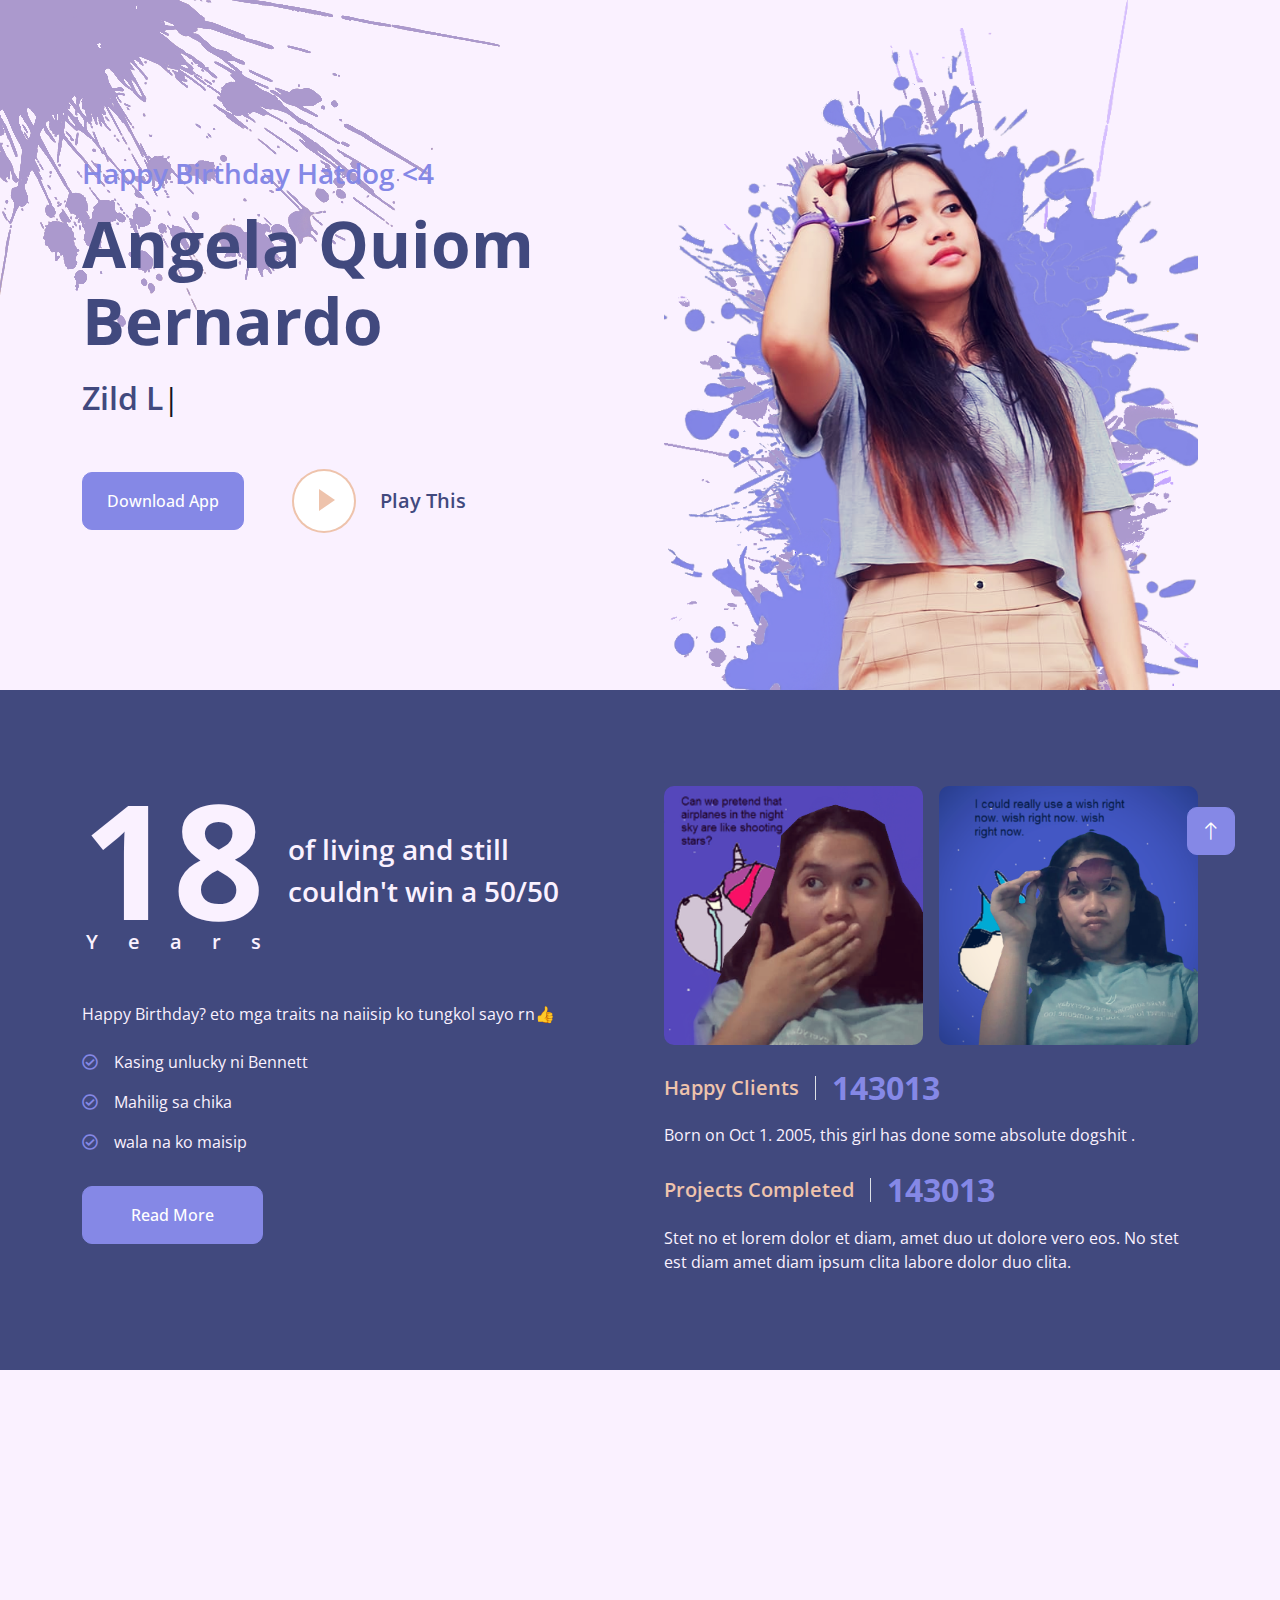
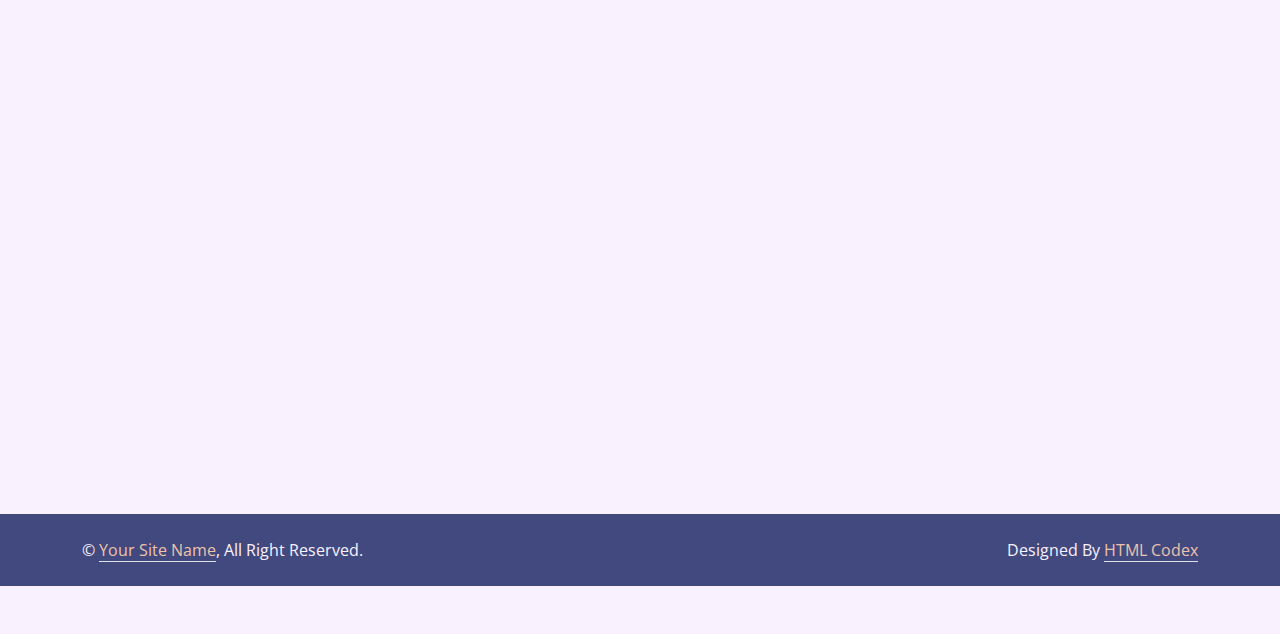
<file: index.html>
<!DOCTYPE html>
<html lang="en">

<head>
    <meta charset="utf-8">
    <title>J-Day - Personal Birthday Present</title>
    <meta content="width=device-width, initial-scale=1.0" name="viewport">
    <meta content="" name="keywords">
    <meta content="" name="description">

    <!-- Favicon -->
    <link href="img/favicon.ico" rel="icon">

    <!-- Google Web Fonts -->
    <link rel="preconnect" href="https://fonts.googleapis.com">
    <link rel="preconnect" href="https://fonts.gstatic.com" crossorigin>
    <link href="https://fonts.googleapis.com/css2?family=Open+Sans:wght@400;500;600;700;800&display=swap" rel="stylesheet"> 

    <!-- Icon Font Stylesheet -->
    <link href="https://cdnjs.cloudflare.com/ajax/libs/font-awesome/5.10.0/css/all.min.css" rel="stylesheet">
    <link href="https://cdn.jsdelivr.net/npm/bootstrap-icons@1.4.1/font/bootstrap-icons.css" rel="stylesheet">

    <!-- Libraries Stylesheet -->
    <link href="lib/animate/animate.min.css" rel="stylesheet">
    <link href="lib/lightbox/css/lightbox.min.css" rel="stylesheet">
    <link href="lib/owlcarousel/assets/owl.carousel.min.css" rel="stylesheet">

    <!-- Customized Bootstrap Stylesheet -->
    <link href="css/bootstrap.min.css" rel="stylesheet">

    <!-- Template Stylesheet -->
    <link href="css/style.css" rel="stylesheet">
</head>

<body data-bs-spy="scroll" data-bs-target=".navbar" data-bs-offset="51">
    <!-- Spinner Start -->
    <div id="spinner" class="show bg-white position-fixed translate-middle w-100 vh-100 top-50 start-50 d-flex align-items-center justify-content-center">
        <div class="spinner-border text-primary" style="width: 3rem; height: 3rem;" role="status">
            <span class="sr-only">Loading...</span>
        </div>
    </div>
    <!-- Spinner End -->


    <!-- Navbar Start -->
    <nav class="navbar navbar-expand-lg bg-white navbar-light fixed-top shadow py-lg-0 px-4 px-lg-5 wow fadeIn" data-wow-delay="0.1s">
        <a href="index.html" class="navbar-brand d-block d-lg-none">
            <h1 class="text-primary fw-bold m-0">J-Day</h1>
        </a>
        <button type="button" class="navbar-toggler" data-bs-toggle="collapse" data-bs-target="#navbarCollapse">
            <span class="navbar-toggler-icon"></span>
        </button>
        <div class="collapse navbar-collapse justify-content-between py-4 py-lg-0" id="navbarCollapse">
            <div class="navbar-nav ms-auto py-0">
                <a href="#home" class="nav-item nav-link active">Home</a>
                <a href="#about" class="nav-item nav-link">About</a>
                <a href="#skill" class="nav-item nav-link">Skills</a>
                <a href="#service" class="nav-item nav-link">Services</a>
            </div>
            <a href="index.html" class="navbar-brand bg-primary py-3 px-4 mx-3 d-none d-lg-block">
                <h1 class="text-title fw-bold m-0">J-Day</h1>
            </a>
            <div class="navbar-nav me-auto py-0">
                <a href="#project" class="nav-item nav-link">Projects</a>
                <a href="#team" class="nav-item nav-link">Team</a>
                <a href="#testimonial" class="nav-item nav-link">Testimonial</a>
                <a href="#contact" class="nav-item nav-link">Contact</a>
            </div>
        </div>
    </nav>
    <!-- Navbar End -->


    <!-- Header Start -->
    <div class="container-fluid bg-light mt-0" id="home">
        <div class="container">
            <div class="row g-5 align-items-center">
                <div class="col-lg-6 py-6 pb-0 pt-lg-0">
                    <h3 class="text-primary mb-3">Happy Birthday Hatdog &lt;4 </h3>
                    <h1 class="display-3 mb-3">Angela Quiom Bernardo</h1>
                    <h2 class="typed-text-output d-inline"></h2>
                    <div class="typed-text d-none">Zild Lover, Genshin Enthusiast, Actual Lover, Chronically Inpain, Penguin Lover</div>
                    <div class="d-flex align-items-center pt-5">
                        <a href="" class="btn btn-primary py-3 px-4 me-5" download>Download App</a>
                        <button type="button" class="btn-play" data-bs-toggle="modal"
                            data-src="https://open.spotify.com/embed/track/2Gy7qnDwt8Z3MNxqat4CsK?utm_source=generator" data-bs-target="#videoModal">
                            <span></span>
                        </button>
                        <h5 class="ms-4 mb-0 d-none d-sm-block">Play This</h5>
                    </div>
                </div>
                <div class="col-lg-6">
                    <img class="img-fluid" src="img/profile.png" alt="">
                </div>
            </div>
        </div>
    </div>
    <!-- Header End -->


    <!-- Video Modal Start -->
    <div class="modal modal-video fade" id="videoModal" tabindex="-1" aria-labelledby="exampleModalLabel" aria-hidden="true">
        <div class="modal-dialog">
            <div class="modal-content rounded-0">
                <div class="modal-header">
                    <h3 class="modal-title" id="exampleModalLabel">Youtube Video Title</h3>
                    <button type="button" class="btn-close" data-bs-dismiss="modal" aria-label="Close"></button>
                </div>
                <div class="modal-body">
                    <!-- 16:9 aspect ratio -->
                    <div class="ratio ratio-16x9">
                        <iframe class="embed-responsive-item" src="" id="video" allowfullscreen allowscriptaccess="always"
                            allow="autoplay"></iframe>
                    </div>
                </div>
            </div>
        </div>
    </div>
    <!-- Video Modal End -->


    <!-- About Start -->
    <div class="container-xxl py-6 text-white" style="background-color: var(--bs-purple);" id="about">
        <div class="container">
            <div class="row g-5">
                <div class="col-lg-6 wow fadeInUp" data-wow-delay="0.1s">
                    <div class="d-flex align-items-center mb-5">
                        <div class="years flex-shrink-0 text-center me-4">
                            <h1 class="display-1 mb-0 text-white">18</h1>
                            <h5 class="mb-0 text-white">Years</h5>
                        </div>
                        <h3 class="lh-base mb-0 text-white">of living and still couldn't win a 50/50</h3>
                    </div>
                    <p class="mb-4">Happy Birthday? eto mga traits na naiisip ko tungkol sayo rn👍</p>
                    <p class="mb-3"><i class="far fa-check-circle text-primary me-3"></i>Kasing unlucky ni Bennett</p>
                    <p class="mb-3"><i class="far fa-check-circle text-primary me-3"></i>Mahilig sa chika</p>
                    <p class="mb-3"><i class="far fa-check-circle text-primary me-3"></i>wala na ko maisip</p>
                    <a class="btn btn-primary py-3 px-5 mt-3" href="">Read More</a>
                </div>
                <div class="col-lg-6 wow fadeInUp" data-wow-delay="0.5s">
                    <div class="row g-3 mb-4">
                        <div class="col-sm-6">
                            <img class="img-fluid rounded" src="img/about-1.jpg" alt="">
                        </div>
                        <div class="col-sm-6">
                            <img class="img-fluid rounded" src="img/about-2.jpg" alt="">
                        </div>
                    </div>
                    <div class="d-flex align-items-center mb-3">
                        <h5 class="border-end pe-3 me-3 mb-0 text-secondary">Happy Clients</h5>
                        <h2 class="text-primary fw-bold mb-0" data-toggle="counter-up">143013</h2>
                    </div>
                    <p class="mb-4">Born on Oct 1. 2005, this girl has done some absolute dogshit .</p>
                    <div class="d-flex align-items-center mb-3">
                        <h5 class="border-end pe-3 me-3 mb-0 text-secondary ">Projects Completed</h5>
                        <h2 class="text-primary fw-bold mb-0" data-toggle="counter-up">143013</h2>
                    </div>
                    <p class="mb-0">Stet no et lorem dolor et diam, amet duo ut dolore vero eos. No stet est diam amet diam ipsum clita labore dolor duo clita.</p>
                </div>
            </div>
        </div>
    </div>
    <!-- About End -->


    <!-- Expertise Start -->
    <div class="container-xxl py-6 pb-5" id="skill">
        <div class="container">
            <div class="row g-5">
                <div class="col-lg-6 wow fadeInUp" data-wow-delay="0.1s">
                    <h1 class="display-5 mb-5">Hobbies & Personality</h1>
                    <p class="mb-4">Born on Oct 1. 2005, Jelai grew to become someone I (personally) admire. Here is my rating on who she is as a person</p>
                    <h3 class="mb-4">Her Personality</h3>
                    <div class="row align-items-center">
                        <div class="col-md-6">
                            <div class="skill mb-4">
                                <div class="d-flex justify-content-between">
                                    <p class="font-weight-bold">CHIKA CHIKA</p>
                                    <p class="font-weight-bold">40%</p>
                                </div>
                                <div class="progress">
                                    <div class="progress-bar bg-primary" role="progressbar" aria-valuenow="40" aria-valuemin="0" aria-valuemax="100"></div>
                                </div>
                            </div>
                            <div class="skill mb-4">
                                <div class="d-flex justify-content-between">
                                    <p class="font-weight-bold">Maturity</p>
                                    <p class="font-weight-bold">75%</p>
                                </div>
                                <div class="progress">
                                    <div class="progress-bar bg-warning" role="progressbar" aria-valuenow="75" aria-valuemin="0" aria-valuemax="100"></div>
                                </div>
                            </div>
                            <div class="skill mb-4">
                                <div class="d-flex justify-content-between">
                                    <p class="font-weight-bold">Loyalty</p>
                                    <p class="font-weight-bold">110%</p>
                                </div>
                                <div class="progress">
                                    <div class="progress-bar bg-danger" role="progressbar" aria-valuenow="110" aria-valuemin="0" aria-valuemax="110"></div>
                                </div>
                            </div>
                        </div>
                        <div class="col-md-6">
                            <div class="skill mb-4">
                                <div class="d-flex justify-content-between">
                                    <p class="font-weight-bold">Rizz</p>
                                    <p class="font-weight-bold">40%</p>
                                </div>
                                <div class="progress">
                                    <div class="progress-bar bg-danger" role="progressbar" aria-valuenow="40" aria-valuemin="0" aria-valuemax="100"></div>
                                </div>
                            </div>
                            <div class="skill mb-4">
                                <div class="d-flex justify-content-between">
                                    <p class="font-weight-bold">Humor</p>
                                    <p class="font-weight-bold">69%</p>
                                </div>
                                <div class="progress">
                                    <div class="progress-bar bg-dark" role="progressbar" aria-valuenow="69" aria-valuemin="0" aria-valuemax="100"></div>
                                </div>
                            </div>
                            <div class="skill mb-4">
                                <div class="d-flex justify-content-between">
                                    <p class="font-weight-bold">Empathy</p>
                                    <p class="font-weight-bold">70%</p>
                                </div>
                                <div class="progress">
                                    <div class="progress-bar bg-info" role="progressbar" aria-valuenow="85" aria-valuemin="0" aria-valuemax="100"></div>
                                </div>
                            </div>
                        </div>
                    </div>
                </div>
                <div class="col-lg-6 wow fadeInUp" data-wow-delay="0.5s">
                    <ul class="nav nav-pills rounded border border-2 border-primary mb-5">
                        <li class="nav-item w-50">
                            <button class="nav-link w-100 py-3 fs-5 active" data-bs-toggle="pill" href="#tab-1">Traits</button>
                        </li>
                        <li class="nav-item w-50">
                            <button class="nav-link w-100 py-3 fs-5" data-bs-toggle="pill" href="#tab-2">Hobbies</button>
                        </li>
                    </ul>
                    <div class="tab-content">
                        <div id="tab-1" class="tab-pane fade show p-0 active">
                            <div class="row gy-5 gx-4">
                                <div class="col-sm-6">
                                    <h5>Hilig mag HAHAHAHAHAAA</h5>
                                    <hr class="text-primary my-2">
                                    <p class="text-primary mb-1">6/10</p>
                                    <p class="mb-0">nakakatakot pag caps lock naiimagine ko laki ng buka ng bibig</p>
                                </div>
                                <div class="col-sm-6">
                                    <h5>Hilig din magmura</h5>
                                    <hr class="text-primary my-2">
                                    <p class="text-primary mb-1">9/10</p>
                                    <p class="mb-0">nagsimula ako magmura dahil sayo </p>
                                </div>
                                <div class="col-sm-6">
                                    <h5>Sobra sa selos</h5>
                                    <hr class="text-primary my-2">
                                    <p class="text-primary mb-1">-*/10</p>
                                    <p class="mb-0">gusto ko din magmahal ng ganyan kalakas</p>
                                </div>
                                <div class="col-sm-6">
                                    <h5>Di religious</h5>
                                    <hr class="text-primary my-2">
                                    <p class="text-primary mb-1">-100000 ligtas points/10</p>
                                    <p class="mb-0">bad influence talga tayo sa isa't isa</p>
                                </div>
                            </div>
                        </div>
                        <div id="tab-2" class="tab-pane fade show p-0">
                            <div class="row gy-5 gx-4">
                                <div class="col-sm-6">
                                    <h5>Miraculous Watcher</h5>
                                    <hr class="text-primary my-2">
                                    <p class="mb-0">confusng talaga lovelife no?</p>
                                </div>
                                <div class="col-sm-6">
                                    <h5>Genshin player</h5>
                                    <hr class="text-primary my-2">
                                    <p class="mb-0">nasusunog na si Bennett di mo tulungan</p>
                                </div>
                                <div class="col-sm-6">
                                    <h5>Manga stuff</h5>
                                    <hr class="text-primary my-2">
                                    <p class="mb-0">di na yata nagbabasa hahahaha</p>
                                </div>
                                <div class="col-sm-6">
                                    <h5>BL</h5>
                                    <hr class="text-primary my-2">
                                    <p class="mb-0">!!!</p>
                                </div>
                            </div>
                        </div>
                    </div>
                </div>
            </div>
        </div>
    </div>
    <!-- Expertise End -->


    <!-- Service Start -->
    <div class="container-fluid bg-light my-5 py-6" style="background-color: var(--bs-trimary);" id="service">
        <div class="container">
            <div class="row g-5 mb-5 wow fadeInUp" data-wow-delay="0.1s">
                <div class="col-lg-6">
                    <h1 class="display-5 mb-0">My Services</h1>
                </div>
                <div class="col-lg-6 text-lg-end">
                    <a class="btn btn-primary py-3 px-5" href="">Hire Me</a>
                </div>
            </div>
            <div class="row g-4">
                <div class="col-lg-6 wow fadeInUp" data-wow-delay="0.1s">
                    <div class="service-item d-flex flex-column flex-sm-row bg-white rounded h-100 p-4 p-lg-5">
                        <div class="bg-icon flex-shrink-0 mb-3">
                            <i class="fa fa-crop-alt fa-2x text-dark"></i>
                        </div>
                        <div class="ms-sm-4">
                            <h4 class="mb-3">Creative Design</h4>
                            <p class="mb-3">Start from <span class="text-primary">$199</span></p>
                            <span>Stet lorem dolor diam amet vero eos. No stet est diam amet diam ipsum. Clita dolor duo clita sit sed sit dolor eos.</span>
                        </div>
                    </div>
                </div>
                <div class="col-lg-6 wow fadeInUp" data-wow-delay="0.3s">
                    <div class="service-item d-flex flex-column flex-sm-row bg-white rounded h-100 p-4 p-lg-5">
                        <div class="bg-icon flex-shrink-0 mb-3">
                            <i class="fa fa-code-branch fa-2x text-dark"></i>
                        </div>
                        <div class="ms-sm-4">
                            <h4 class="mb-3">Graphic Design</h4>
                            <p class="mb-3">Start from <span class="text-primary">$199</span></p>
                            <span>Stet lorem dolor diam amet vero eos. No stet est diam amet diam ipsum. Clita dolor duo clita sit sed sit dolor eos.</span>
                        </div>
                    </div>
                </div>
                <div class="col-lg-6 wow fadeInUp" data-wow-delay="0.1s">
                    <div class="service-item d-flex flex-column flex-sm-row bg-white rounded h-100 p-4 p-lg-5">
                        <div class="bg-icon flex-shrink-0 mb-3">
                            <i class="fa fa-code fa-2x text-dark"></i>
                        </div>
                        <div class="ms-sm-4">
                            <h4 class="mb-3">Web Design</h4>
                            <p class="mb-3">Start from <span class="text-primary">$199</span></p>
                            <span>Stet lorem dolor diam amet vero eos. No stet est diam amet diam ipsum. Clita dolor duo clita sit sed sit dolor eos.</span>
                        </div>
                    </div>
                </div>
                <div class="col-lg-6 wow fadeInUp" data-wow-delay="0.3s">
                    <div class="service-item d-flex flex-column flex-sm-row bg-white rounded h-100 p-4 p-lg-5">
                        <div class="bg-icon flex-shrink-0 mb-3">
                            <i class="fa fa-laptop-code fa-2x text-dark"></i>
                        </div>
                        <div class="ms-sm-4">
                            <h4 class="mb-3">UI/UX Design</h4>
                            <p class="mb-3">Start from <span class="text-primary">$199</span></p>
                            <span>Stet lorem dolor diam amet vero eos. No stet est diam amet diam ipsum. Clita dolor duo clita sit sed sit dolor eos.</span>
                        </div>
                    </div>
                </div>
            </div>
        </div>
    </div>
    <!-- Service End -->


    <!-- Projects Start -->
    <div class="container-xxl py-6 pt-5" id="project">
        <div class="container">
            <div class="row g-5 mb-5 align-items-center wow fadeInUp" data-wow-delay="0.1s">
                <div class="col-lg-6">
                    <h1 class="display-5 mb-0">Gallery</h1>
                </div>
                <div class="col-lg-6 text-lg-end">
                    <ul class="list-inline mx-n3 mb-0" id="portfolio-flters">
                        <li class="mx-3 active" data-filter="*">All Photos</li>
                        <li class="mx-3" data-filter=".first">Mukha</li>
                        <li class="mx-3" data-filter=".second">Artworks</li>
                        <li class="mx-3" data-filter=".third">Artworks</li>
                    </ul>
                </div>
            </div>
            <div class="row g-4 portfolio-container wow fadeInUp" data-wow-delay="0.1s">
                <div class="col-lg-4 col-md-6 portfolio-item first">
                    <div class="portfolio-img rounded overflow-hidden shadow">
                        <img class="img-fluid" src="img/project-1.jpg" alt="">
                        <div class="portfolio-btn">
                            <a class="btn btn-lg-square btn-outline-secondary border-2 mx-1" href="img/project-1.jpg" data-lightbox="portfolio"><i class="fa fa-eye"></i></a>
                            <a class="btn btn-lg-square btn-outline-secondary border-2 mx-1" href="https://www.facebook.com/photo.php?fbid=1072049676993315&set=pb.100025648783803.-2207520000.&type=3"><i class="fa fa-link"></i></a>
                        </div>
                    </div>
                </div>
                <div class="col-lg-4 col-md-6 portfolio-item third first">
                    <div class="portfolio-img rounded overflow-hidden shadow">
                        <img class="img-fluid" src="img/project-2.jpg" alt="">
                        <div class="portfolio-btn">
                            <a class="btn btn-lg-square btn-outline-secondary border-2 mx-1" href="img/project-2.jpg" data-lightbox="portfolio"><i class="fa fa-eye"></i></a>
                            <a class="btn btn-lg-square btn-outline-secondary border-2 mx-1" href="https://twitter.com/Rrrrielle/status/1688205564348956673"><i class="fa fa-link"></i></a>
                        </div>
                    </div>
                </div>
                <div class="col-lg-4 col-md-6 portfolio-item first">
                    <div class="portfolio-img rounded overflow-hidden shadow">
                        <img class="img-fluid" src="img/project-3.jpg" alt="">
                        <div class="portfolio-btn">
                            <a class="btn btn-lg-square btn-outline-secondary border-2 mx-1" href="img/project-3.jpg" data-lightbox="portfolio"><i class="fa fa-eye"></i></a>
                            <a class="btn btn-lg-square btn-outline-secondary border-2 mx-1" href="https://twitter.com/Rrrrielle/status/1663542042721673220/photo/1"><i class="fa fa-link"></i></a>
                        </div>
                    </div>
                </div>
                <div class="col-lg-4 col-md-6 portfolio-item second">
                    <div class="portfolio-img rounded overflow-hidden shadow">
                        <img class="img-fluid" src="img/project-4.jpg" alt="">
                        <div class="portfolio-btn">
                            <a class="btn btn-lg-square btn-outline-secondary border-2 mx-1" href="img/project-4.jpg" data-lightbox="portfolio"><i class="fa fa-eye"></i></a>
                            <a class="btn btn-lg-square btn-outline-secondary border-2 mx-1" href="https://twitter.com/Rrrrielle/status/1664273406488100867/photo/1"><i class="fa fa-link"></i></a>
                        </div>
                    </div>
                </div>
                <div class="col-lg-4 col-md-6 portfolio-item second">
                    <div class="portfolio-img rounded overflow-hidden shadow">
                        <img class="img-fluid" src="img/project-5.jpg" alt="">
                        <div class="portfolio-btn">
                            <a class="btn btn-lg-square btn-outline-secondary border-2 mx-1" href="img/project-5.jpg" data-lightbox="portfolio"><i class="fa fa-eye"></i></a>
                            <a class="btn btn-lg-square btn-outline-secondary border-2 mx-1" href="https://twitter.com/Rrrrielle/status/1564119007489171457/photo/1"><i class="fa fa-link"></i></a>
                        </div>
                    </div>
                </div>
                <div class="col-lg-4 col-md-6 portfolio-item second">
                    <div class="portfolio-img rounded overflow-hidden shadow">
                        <img class="img-fluid" src="img/project-6.jpg" alt="">
                        <div class="portfolio-btn">
                            <a class="btn btn-lg-square btn-outline-secondary border-2 mx-1" href="img/project-6.jpg" data-lightbox="portfolio"><i class="fa fa-eye"></i></a>
                            <a class="btn btn-lg-square btn-outline-secondary border-2 mx-1" href="https://twitter.com/Rrrrielle/status/1564119007489171457/photo/1"><i class="fa fa-link"></i></a>
                        </div>
                    </div>
                </div>
                <div class="col-lg-4 col-md-6 portfolio-item second">
                    <div class="portfolio-img rounded overflow-hidden shadow">
                        <img class="img-fluid" src="img/project-7.jpg" alt="">
                        <div class="portfolio-btn">
                            <a class="btn btn-lg-square btn-outline-secondary border-2 mx-1" href="img/project-7.jpg" data-lightbox="portfolio"><i class="fa fa-eye"></i></a>
                            <a class="btn btn-lg-square btn-outline-secondary border-2 mx-1" href="https://twitter.com/Rrrrielle/status/1666438195423350784/photo/1"><i class="fa fa-link"></i></a>
                        </div>
                    </div>
                </div>
                <div class="col-lg-4 col-md-6 portfolio-item second">
                    <div class="portfolio-img rounded overflow-hidden shadow">
                        <img class="img-fluid" src="img/project-8.jpg" alt="">
                        <div class="portfolio-btn">
                            <a class="btn btn-lg-square btn-outline-secondary border-2 mx-1" href="img/project-8.jpg" data-lightbox="portfolio"><i class="fa fa-eye"></i></a>
                            <a class="btn btn-lg-square btn-outline-secondary border-2 mx-1" href="https://twitter.com/Rrrrielle/status/1564118794921857024/photo/1"><i class="fa fa-link"></i></a>
                        </div>
                    </div>
                </div>
            </div>
        </div>
    </div>
    <!-- Projects End -->


    <!-- Team Start -->
    <div class="container-xxl py-6 pb-5" style="background-color: var(--bs-purple);" id="team">
        <div class="container">
            <div class="row g-5 mb-5 wow fadeInUp" data-wow-delay="0.1s">
                <div class="col-lg-6">
                    <h1 class="display-5 mb-0 text-white">Team Members</h1>
                </div>
                <div class="col-lg-6 text-lg-end">
                    <a class="btn btn-primary py-3 px-5" href="">Contact Us</a>
                </div>
            </div>
            <div class="row g-4">
                <div class="col-lg-4 col-md-6 wow fadeInUp" data-wow-delay="0.1s">
                    <div class="team-item position-relative">
                        <img class="img-fluid rounded" src="img/team-1.jpg" alt="">
                        <div class="team-text bg-white rounded-end p-4">
                            <div>
                                <h5>Full Name</h5>
                                <span>Designer</span>
                            </div>
                            <i class="fa fa-arrow-right fa-2x text-primary"></i>
                        </div>
                    </div>
                </div>
                <div class="col-lg-4 col-md-6 wow fadeInUp" data-wow-delay="0.3s">
                    <div class="team-item position-relative">
                        <img class="img-fluid rounded" src="img/team-2.jpg" alt="">
                        <div class="team-text bg-white rounded-end p-4">
                            <div>
                                <h5>Full Name</h5>
                                <span>Designer</span>
                            </div>
                            <i class="fa fa-arrow-right fa-2x text-primary"></i>
                        </div>
                    </div>
                </div>
                <div class="col-lg-4 col-md-6 wow fadeInUp" data-wow-delay="0.5s">
                    <div class="team-item position-relative">
                        <img class="img-fluid rounded" src="img/team-3.jpg" alt="">
                        <div class="team-text bg-white rounded-end p-4">
                            <div>
                                <h5>Full Name</h5>
                                <span>Designer</span>
                            </div>
                            <i class="fa fa-arrow-right fa-2x text-primary"></i>
                        </div>
                    </div>
                </div>
            </div>
        </div>
    </div>
    <!-- Team End -->


    <!-- Testimonial Start -->
    <div class="container-fluid bg-light py-5 my-5" id="testimonial">
        <div class="container-fluid py-5">
            <h1 class="display-5 text-center mb-5 wow fadeInUp" data-wow-delay="0.1s">Quotes</h1>
            <div class="row justify-content-center">
                <div class="col-lg-3 d-none d-lg-block">
                    <div class="testimonial-left h-100">
                        <img class="img-fluid wow fadeIn" data-wow-delay="0.1s" src="img/testimonial-1.jpg" alt="">
                        <img class="img-fluid wow fadeIn" data-wow-delay="0.3s" src="img/testimonial-2.jpg" alt="">
                        <img class="img-fluid wow fadeIn" data-wow-delay="0.5s" src="img/testimonial-3.jpg" alt="">
                    </div>
                </div>
                <div class="col-lg-6 wow fadeInUp" data-wow-delay="0.5s">
                    <div class="owl-carousel testimonial-carousel">
                        <div class="testimonial-item text-center">
                            <div class="position-relative mb-5">
                                <img class="img-fluid rounded-circle border border-secondary p-2 mx-auto" src="img/testimonial-1.jpg" alt="">
                                <div class="testimonial-icon">
                                    <i class="fa fa-quote-left text-primary"></i>
                                </div>
                            </div>
                            <p class="fs-5 fst-italic">feel q kasalanan ko ung mga mali sa research namin kahit ndi akin huhu irresponsible ba ko</p>
                            <hr class="w-25 mx-auto">
                            <h5>Source</h5>
                            <span>Twitter Probably</span>
                        </div>
                        <div class="testimonial-item text-center">
                            <div class="position-relative mb-5">
                                <img class="img-fluid rounded-circle border border-secondary p-2 mx-auto" src="img/testimonial-2.jpg" alt="">
                                <div class="testimonial-icon">
                                    <i class="fa fa-quote-left text-primary"></i>
                                </div>
                            </div>
                            <p class="fs-5 fst-italic">mas kaya ko pang pumatay ng tao kesa hayop</p>
                            <hr class="w-25 mx-auto">
                            <h5>Source</h5>
                            <span>Twitter Probably</span>
                        </div>
                        <div class="testimonial-item text-center">
                            <div class="position-relative mb-5">
                                <img class="img-fluid rounded-circle border border-secondary p-2 mx-auto" src="img/testimonial-3.jpg" alt="">
                                <div class="testimonial-icon">
                                    <i class="fa fa-quote-left text-primary"></i>
                                </div>
                            </div>
                            <p class="fs-5 fst-italic">omay</p>
                            <hr class="w-25 mx-auto">
                            <h5>Source</h5>
                            <span>Twitter Probably</span>
                        </div>
                        <div class="testimonial-item text-center">
                            <div class="position-relative mb-5">
                                <img class="img-fluid rounded-circle border border-secondary p-2 mx-auto" src="img/testimonial-3.jpg" alt="">
                                <div class="testimonial-icon">
                                    <i class="fa fa-quote-left text-primary"></i>
                                </div>
                            </div>
                            <p class="fs-5 fst-italic">omay</p>
                            <hr class="w-25 mx-auto">
                            <h5>Source</h5>
                            <span>Twitter Probably</span>
                        </div>
                        <div class="testimonial-item text-center">
                            <div class="position-relative mb-5">
                                <img class="img-fluid rounded-circle border border-secondary p-2 mx-auto" src="img/testimonial-3.jpg" alt="">
                                <div class="testimonial-icon">
                                    <i class="fa fa-quote-left text-primary"></i>
                                </div>
                            </div>
                            <p class="fs-5 fst-italic">i miss kervs</p>
                            <hr class="w-25 mx-auto">
                            <h5>Source</h5>
                            <span>Twitter Probably</span>
                        </div>
                        <div class="testimonial-item text-center">
                            <div class="position-relative mb-5">
                                <img class="img-fluid rounded-circle border border-secondary p-2 mx-auto" src="img/testimonial-3.jpg" alt="">
                                <div class="testimonial-icon">
                                    <i class="fa fa-quote-left text-primary"></i>
                                </div>
                            </div>
                            <p class="fs-5 fst-italic">ehfnieshfsbkdfjb legal na kami tanginanyoooo</p>
                            <hr class="w-25 mx-auto">
                            <h5>Source</h5>
                            <span>Twitter Probably</span>
                        </div>
                    </div>
                </div>
                <div class="col-lg-3 d-none d-lg-block">
                    <div class="testimonial-right h-100">
                        <img class="img-fluid wow fadeIn" data-wow-delay="0.1s" src="img/testimonial-1.jpg" alt="">
                        <img class="img-fluid wow fadeIn" data-wow-delay="0.3s" src="img/testimonial-2.jpg" alt="">
                        <img class="img-fluid wow fadeIn" data-wow-delay="0.5s" src="img/testimonial-3.jpg" alt="">
                    </div>
                </div>
            </div>
        </div>
    </div>
    <!-- Testimonial End -->


    <!-- Contact Start -->
    <div class="container-xxl pb-5" id="contact">
        <div class="container py-5">
            <div class="row g-5 mb-5 wow fadeInUp" data-wow-delay="0.1s">
                <div class="col-lg-6">
                    <h1 class="display-5 mb-0">Let's Work Together</h1>
                </div>
                <div class="col-lg-6 text-lg-end">
                    <a class="btn btn-primary py-3 px-5" href="">Say Hello</a>
                </div>
            </div>
            <div class="row g-5">
                <div class="col-lg-5 col-md-6 wow fadeInUp" data-wow-delay="0.1s">
                    <p class="mb-2">My office:</p>
                    <h3 class="fw-bold">123 Street, New York, USA</h3>
                    <hr class="w-100">
                    <p class="mb-2">Call me:</p>
                    <h3 class="fw-bold">+012 345 6789</h3>
                    <hr class="w-100">
                    <p class="mb-2">Mail me:</p>
                    <h3 class="fw-bold">info@example.com</h3>
                    <hr class="w-100">
                    <p class="mb-2">Follow me:</p>
                    <div class="d-flex pt-2">
                        <a class="btn btn-square btn-primary me-2" href=""><i class="fab fa-twitter"></i></a>
                        <a class="btn btn-square btn-primary me-2" href=""><i class="fab fa-facebook-f"></i></a>
                        <a class="btn btn-square btn-primary me-2" href=""><i class="fab fa-youtube"></i></a>
                        <a class="btn btn-square btn-primary me-2" href=""><i class="fab fa-linkedin-in"></i></a>
                    </div>
                </div>
                <div class="col-lg-7 col-md-6 wow fadeInUp" data-wow-delay="0.5s">
                    <p class="mb-4">The contact form is currently inactive. Get a functional and working contact form with Ajax & PHP in a few minutes. Just copy and paste the files, add a little code and you're done. <a href="https://htmlcodex.com/contact-form">Download Now</a>.</p>
                    <form>
                        <div class="row g-3">
                            <div class="col-md-6">
                                <div class="form-floating">
                                    <input type="text" class="form-control" id="name" placeholder="Your Name">
                                    <label for="name">Your Name</label>
                                </div>
                            </div>
                            <div class="col-md-6">
                                <div class="form-floating">
                                    <input type="email" class="form-control" id="email" placeholder="Your Email">
                                    <label for="email">Your Email</label>
                                </div>
                            </div>
                            <div class="col-12">
                                <div class="form-floating">
                                    <input type="text" class="form-control" id="subject" placeholder="Subject">
                                    <label for="subject">Subject</label>
                                </div>
                            </div>
                            <div class="col-12">
                                <div class="form-floating">
                                    <textarea class="form-control" placeholder="Leave a message here" id="message" style="height: 100px"></textarea>
                                    <label for="message">Message</label>
                                </div>
                            </div>
                            <div class="col-12">
                                <button class="btn btn-primary py-3 px-5" type="submit">Send Message</button>
                            </div>
                        </div>
                    </form>
                </div>
            </div>
        </div>
    </div>
    <!-- Contact End -->


    <!-- Map Start -->
    <div class="container-xxl pt-5 px-0 wow fadeInUp" data-wow-delay="0.1s">
        <div class="container-xxl pt-5 px-0">
            <div style="background-color: var(--bs-purple);">
                <iframe
                src="https://www.google.com/maps/embed?pb=!1m18!1m12!1m3!1d3001156.4288297426!2d-78.01371936852176!3d42.72876761954724!2m3!1f0!2f0!3f0!3m2!1i1024!2i768!4f13.1!3m3!1m2!1s0x4ccc4bf0f123a5a9%3A0xddcfc6c1de189567!2sNew%20York%2C%20USA!5e0!3m2!1sen!2sbd!4v1603794290143!5m2!1sen!2sbd"
                frameborder="0" style="width: 100%; height: 450px; border:0;" allowfullscreen="" aria-hidden="false"
                tabindex="0"></iframe>
            </div>
        </div>
    </div>
    <!-- Map End -->


    <!-- Copyright Start -->
    <div class="container-fluid text-white py-4" style="background-color: var(--bs-purple);">
            <div class="container">
                <div class="row">
                    <div class="col-md-6 text-center text-md-start mb-3 mb-md-0">
                        &copy; <a class="border-bottom text-secondary" href="#">Your Site Name</a>, All Right Reserved.
                    </div>
                    <div class="col-md-6 text-center text-md-end">
                        <!--/*** This template is free as long as you keep the footer author’s credit link/attribution link/backlink. If you'd like to use the template without the footer author’s credit link/attribution link/backlink, you can purchase the Credit Removal License from "https://htmlcodex.com/credit-removal". Thank you for your support. ***/-->
                        Designed By <a class="border-bottom text-secondary" href="https://htmlcodex.com">HTML Codex</a>
                    </div>
                </div>
            </div>
        </div>
    </div>
    <!-- Copyright End -->


    <!-- Back to Top -->
    <a href="#" class="btn btn-lg btn-primary btn-lg-square back-to-top"><i class="bi bi-arrow-up"></i></a>


    <!-- JavaScript Libraries -->
    <script src="https://code.jquery.com/jquery-3.4.1.min.js"></script>
    <script src="https://cdn.jsdelivr.net/npm/bootstrap@5.0.0/dist/js/bootstrap.bundle.min.js"></script>
    <script src="lib/wow/wow.min.js"></script>
    <script src="lib/easing/easing.min.js"></script>
    <script src="lib/waypoints/waypoints.min.js"></script>
    <script src="lib/typed/typed.min.js"></script>
    <script src="lib/counterup/counterup.min.js"></script>
    <script src="lib/owlcarousel/owl.carousel.min.js"></script>
    <script src="lib/isotope/isotope.pkgd.min.js"></script>
    <script src="lib/lightbox/js/lightbox.min.js"></script>

    <!-- Template Javascript -->
    <script src="js/main.js"></script>
</body>

</html>
</file>
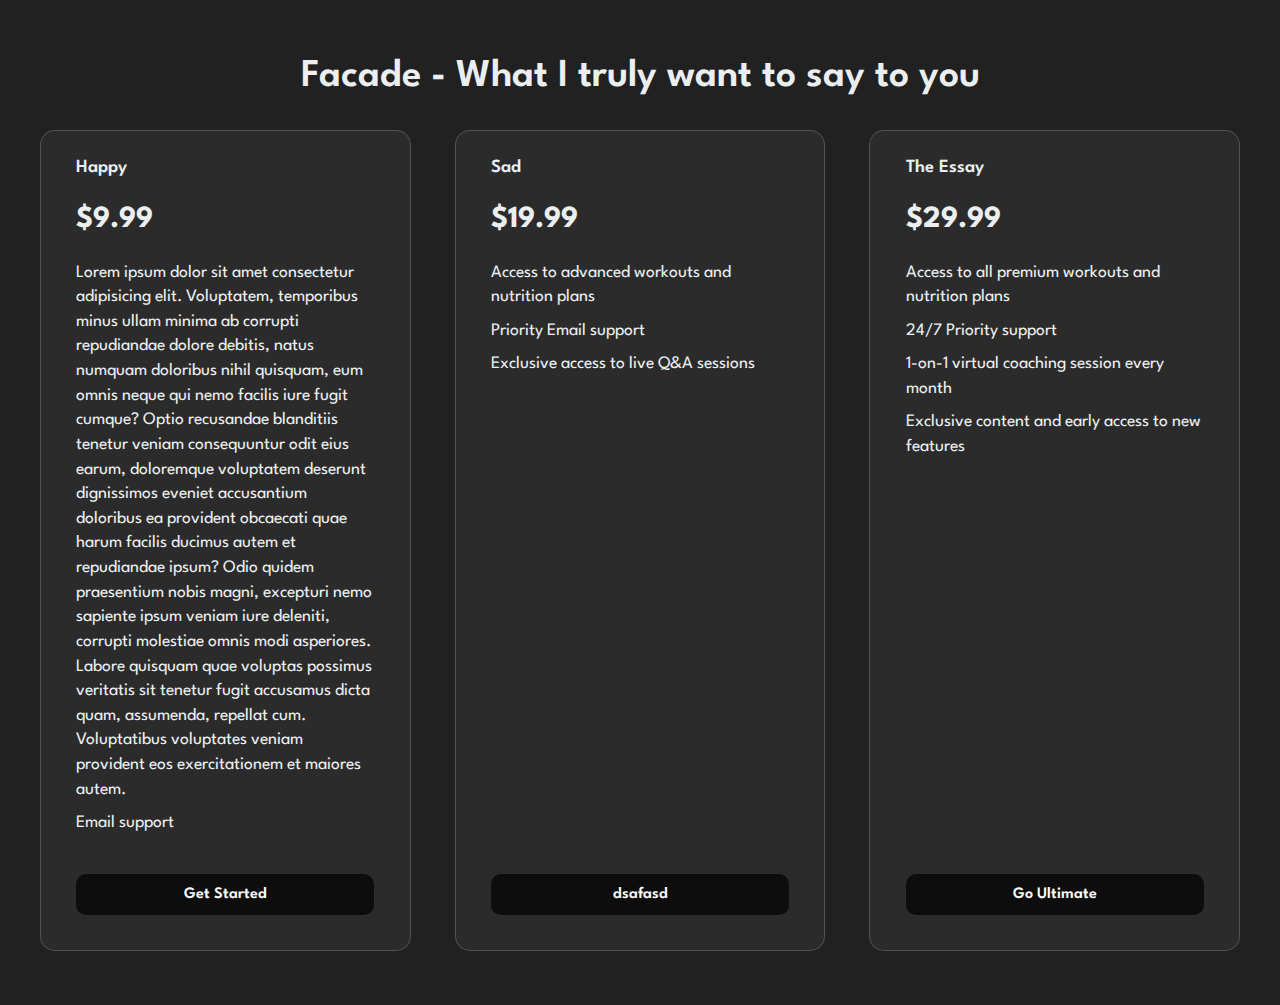
<file: hidden/index.html>
<!DOCTYPE html>
<html lang="en" >
<head>
  <meta charset="UTF-8">
  <title>birthday</title>
  <link rel="stylesheet" href="./style.css">

</head>
<body>
<!-- partial:index.partial.html -->
<embed name="bgmusic" src="../img/" loop="true" hidden="true" autostart="true">

<main class="main flow">
  <h1 class="main__heading">Facade - What I truly want to say to you</h1>
  <div class="main__cards cards">
    <div class="cards__inner">
      
      <div class="cards__card card">
        <h2 class="card__heading">Happy</h2>
        <p class="card__price">$9.99</p>
        <ul role="list" class="card__bullets flow">
          <li>Lorem ipsum dolor sit amet consectetur adipisicing elit. Voluptatem, temporibus minus ullam minima ab corrupti repudiandae dolore debitis, natus numquam doloribus nihil quisquam, eum omnis neque qui nemo facilis iure fugit cumque? Optio recusandae blanditiis tenetur veniam consequuntur odit eius earum, doloremque voluptatem deserunt dignissimos eveniet accusantium doloribus ea provident obcaecati quae harum facilis ducimus autem et repudiandae ipsum? Odio quidem praesentium nobis magni, excepturi nemo sapiente ipsum veniam iure deleniti, corrupti molestiae omnis modi asperiores. Labore quisquam quae voluptas possimus veritatis sit tenetur fugit accusamus dicta quam, assumenda, repellat cum. Voluptatibus voluptates veniam provident eos exercitationem et maiores autem.</li>
          <li>Email support</li>
        </ul>
        <a href="#basic" class="card__cta cta">Get Started</a>
      </div>

      <div class="cards__card card">
        <h2 class="card__heading">Sad</h2>
        <p class="card__price">$19.99</p>
        <ul role="list" class="card__bullets flow">
          <li>Access to advanced workouts and nutrition plans</li>
          <li>Priority Email support</li>
          <li>Exclusive access to live Q&A sessions</li>
        </ul>
        <a href="#pro" class="card__cta cta">dsafasd</a>
      </div>

      <div class="cards__card card">
        <h2 class="card__heading">The Essay</h2>
        <p class="card__price">$29.99</p>
        <ul role="list" class="card__bullets flow">
          <li>Access to all premium workouts and nutrition plans</li>
          <li>24/7 Priority support</li>
          <li>1-on-1 virtual coaching session every month</li>
          <li>Exclusive content and early access to new features</li>
        </ul>
        <a href="#ultimate" class="card__cta cta">Go Ultimate</a>
      </div>
    </div>
    
    <div class="overlay cards__inner"></div>

  </div>
</main>
<!-- partial -->
  <script  src="./script.js"></script>

</body>
</html>
</file>
<file: css/style.css>
/********** Template CSS **********/
:root {
    --primary: #EEC3AC;
    --secondary: #AB99CD;
    --light: #FAFAFB;
    --dark: #12141D;
}

.back-to-top {
    position: fixed;
    display: none;
    right: 45px;
    bottom: 45px;
    z-index: 99;
}

.my-6 {
    margin-top: 6rem;
    margin-bottom: 6rem;
}

.py-6 {
    padding-top: 6rem;
    padding-bottom: 6rem;
}


/*** Spinner ***/
#spinner {
    opacity: 0;
    visibility: hidden;
    transition: opacity .5s ease-out, visibility 0s linear .5s;
    z-index: 99999;
}

#spinner.show {
    transition: opacity .5s ease-out, visibility 0s linear 0s;
    visibility: visible;
    opacity: 1;
}


/*** Button ***/
.btn {
    font-weight: 500;
    transition: .5s;
}

.btn.btn-primary,
.btn.btn-secondary {
    color: #FFFFFF;
}

.btn-square {
    width: 38px;
    height: 38px;
}

.btn-sm-square {
    width: 32px;
    height: 32px;
}

.btn-lg-square {
    width: 48px;
    height: 48px;
}

.btn-square,
.btn-sm-square,
.btn-lg-square {
    padding: 0;
    display: flex;
    align-items: center;
    justify-content: center;
    font-weight: normal;
}


/*** Navbar ***/
.navbar.fixed-top {
    display: none;
    transition: .5s;
}

.navbar .navbar-nav .nav-link {
    padding: 20px 15px;
    color: var(--dark);
    font-size: 18px;
    font-weight: 600;
    outline: none;
}

.navbar .navbar-nav .nav-link:hover,
.navbar .navbar-nav .nav-link.active {
    color: var(--primary);
}

@media (max-width: 991.98px) {
    .navbar .navbar-nav .nav-link  {
        padding: 10px 0;
    }
}


/*** Header ***/
#home {
    background: url(../img/bg-header.png) left top no-repeat;
}

.typed-cursor {
    font-size: 30px;
    color: var(--dark);
}

.btn-play {
    position: relative;
    display: block;
    box-sizing: content-box;
    width: 16px;
    height: 26px;
    border-radius: 100%;
    border: none;
    outline: none !important;
    padding: 18px 20px 20px 28px;
    background: var(--primary);
}

.btn-play:before {
    content: "";
    position: absolute;
    z-index: 0;
    left: 50%;
    top: 50%;
    transform: translateX(-50%) translateY(-50%);
    display: block;
    width: 60px;
    height: 60px;
    background: var(--primary);
    border-radius: 100%;
    animation: pulse-border 1500ms ease-out infinite;
}

.btn-play:after {
    content: "";
    position: absolute;
    z-index: 1;
    left: 50%;
    top: 50%;
    transform: translateX(-50%) translateY(-50%);
    display: block;
    width: 60px;
    height: 60px;
    background: #FFFFFF;
    border-radius: 100%;
    transition: all 200ms;
}

.btn-play span {
    display: block;
    position: relative;
    z-index: 3;
    width: 0;
    height: 0;
    left: -1px;
    border-left: 16px solid var(--primary);
    border-top: 11px solid transparent;
    border-bottom: 11px solid transparent;
}

@keyframes pulse-border {
    0% {
        transform: translateX(-50%) translateY(-50%) translateZ(0) scale(1);
        opacity: 1;
    }

    100% {
        transform: translateX(-50%) translateY(-50%) translateZ(0) scale(2);
        opacity: 0;
    }
}

.modal-video .modal-dialog {
    position: relative;
    max-width: 800px;
    margin: 60px auto 0 auto;
}

.modal-video .modal-body {
    position: relative;
    padding: 0px;
}

.modal-video .close {
    position: absolute;
    width: 30px;
    height: 30px;
    right: 0px;
    top: -30px;
    z-index: 999;
    font-size: 30px;
    font-weight: normal;
    color: #FFFFFF;
    background: #000000;
    opacity: 1;
}


/*** About ***/
#about .years .display-1 {
    font-size: 10rem;
    line-height: 9rem;
}

#about .years h5 {
    letter-spacing: 30px;
    margin-right: -30px;
}


/*** Skills ***/
#skill .progress {
    height: 5px;
    border-radius: 5px;
}

#skill .progress .progress-bar {
    width: 0px;
    border-radius: 5px;
    transition: 3s;
}

#skill .nav-pills .nav-link {
    color: var(--dark);
}

#skill .nav-pills .nav-link.active {
    color: #FFFFFF;
}

#skill .tab-content hr {
    width: 30px;
}


/*** Service ***/
.service-item .bg-icon {
    width: 100px;
    height: 100px;
    display: flex;
    align-items: center;
    justify-content: center;
    background: url(../img/bg-icon.png) center center no-repeat;
    background-size: cover;
}


/*** Project Portfolio ***/
#portfolio-flters li {
    display: inline-block;
    font-weight: 500;
    color: var(--dark);
    cursor: pointer;
    transition: .5s;
    border-bottom: 2px solid transparent;
}

#portfolio-flters li:hover,
#portfolio-flters li.active {
    color: var(--primary);
    border-color: var(--primary);
}

.portfolio-img {
    position: relative;
}

.portfolio-btn {
    position: absolute;
    width: 100%;
    height: 100%;
    top: 0;
    left: 0;
    background: rgba(98, 68, 197, .9);
    display: flex;
    align-items: flex-end;
    justify-content: flex-start;
    padding: 30px;
    padding-bottom: 100px !important;
    opacity: 0;
    transition: .5s;
}

.portfolio-item:hover .portfolio-btn {
    opacity: 1;
    padding-bottom: 30px !important;
}


/*** Team ***/
.team-item img {
    transition: .5s;
}

.team-item:hover img {
    opacity: .7;
}

.team-item .team-text {
    position: absolute;
    left: 0;
    right: 60px;
    bottom: 30px;
    display: flex;
    align-items: center;
    justify-content: space-between;
    opacity: 0;
    transition: .5s;
}

.team-item:hover .team-text {
    right: 30px;
    opacity: 1;
}

.team-item .team-text div {
    transition: .5s;
}

.team-item:hover .team-text div {
    margin-left: 30px;
}


/*** Testimonial ***/
.testimonial-left,
.testimonial-right {
    position: relative;
}

.testimonial-left img,
.testimonial-right img {
    position: absolute;
    padding: 5px;
    border: 1px solid var(--secondary);
    border-radius: 70px;
}

.testimonial-left img:nth-child(1),
.testimonial-right img:nth-child(3) {
    width: 70px;
    height: 70px;
    top: 10%;
    left: 50%;
    transform: translateX(-50%);
}

.testimonial-left img:nth-child(2),
.testimonial-right img:nth-child(2) {
    width: 60px;
    height: 60px;
    top: 50%;
    left: 10%;
    transform: translateY(-50%);
}

.testimonial-left img:nth-child(3),
.testimonial-right img:nth-child(1) {
    width: 50px;
    height: 50px;
    bottom: 10%;
    right: 10%;
}

.testimonial-carousel .owl-item img {
    width: 120px;
    height: 120px;
}

.testimonial-carousel .testimonial-icon {
    position: absolute;
    width: 40px;
    height: 40px;
    left: 50%;
    bottom: -15px;
    transform: translateX(-50%);
    display: flex;
    align-items: center;
    justify-content: center;
    background: #FFFFFF;
    border: 1px solid var(--secondary);
    border-radius: 60px;
}

.testimonial-carousel .owl-dots {
    height: 40px;
    margin-top: 25px;
    display: flex;
    align-items: center;
    justify-content: center;
}

.testimonial-carousel .owl-dot {
    position: relative;
    display: inline-block;
    margin: 0 5px;
    width: 30px;
    height: 30px;
    background: #FFFFFF;
    border: 2px solid var(--secondary);
    border-radius: 30px;
    transition: .5s;
}

.testimonial-carousel .owl-dot::after {
    position: absolute;
    content: "";
    width: 16px;
    height: 16px;
    top: 5px;
    left: 5px;
    border-radius: 16px;
    background: var(--secondary);
    transition: .5s;
}

.testimonial-carousel .owl-dot.active::after {
    background: var(--primary);
}
</file>
<file: hidden/style.css>
@import url("https://fonts.googleapis.com/css2?family=League+Spartan:wght@400;500;600;700;800;900&display=swap");

*,
*::after,
*::before {
  margin: 0;
  padding: 0;
}

html,
body {
  height: 100%;
  min-height: 100vh;
}

body {
  display: grid;
  place-items: center;
  font-family: "League Spartan", system-ui, sans-serif;
  font-size: 1.1rem;
  line-height: 1.2;
  background-color: #212121;
  color: #ddd;
}

ul {
  list-style: none;
}

.main {
  max-width: 75rem;
  padding: 3em 1.5em;
}

.main__heading {
  font-weight: 600;
  font-size: 2.25em;
  margin-bottom: 0.75em;
  text-align: center;
  color: #eceff1;
}

.cards {
  position: relative;
}

.cards__inner {
  display: flex;
  flex-wrap: wrap;
  gap: 2.5em;
}

.card {
  --flow-space: 0.5em;
  --hsl: var(--hue), var(--saturation), var(--lightness);
  flex: 1 1 14rem;
  padding: 1.5em 2em;
  display: grid;
  grid-template-rows: auto auto auto 1fr;
  align-items: start;
  gap: 1.25em;
  color: #eceff1;
  background-color: #2b2b2b;
  border: 1px solid #eceff133;
  border-radius: 15px;
}

.card:nth-child(1) {
  --hue: 165;
  --saturation: 82.26%;
  --lightness: 51.37%;
}

.card:nth-child(2) {
  --hue: 291.34;
  --saturation: 95.9%;
  --lightness: 61.76%;
}

.card:nth-child(3) {
  --hue: 338.69;
  --saturation: 100%;
  --lightness: 48.04%;
}

.card__bullets {
  line-height: 1.4;
}

.card__bullets li::before {
  display: inline-block;
  list-style-type: none;
  transform: translatey(0.25ch);
  margin-right: 1ch;
}

.card__heading {
  font-size: 1.05em;
  font-weight: 600;
}

.card__price {
  font-size: 1.75em;
  font-weight: 700;
}

.flow > * + * {
  margin-top: var(--flow-space, 1.25em);
}

.cta {
  display: block;
  align-self: end;
  margin: 1em 0 0.5em 0;
  text-align: center;
  text-decoration: none;
  color: #fff;
  background-color: #0d0d0d;
  padding: 0.7em;
  border-radius: 10px;
  font-size: 1rem;
  font-weight: 600;
}

.overlay {
  position: absolute;
  inset: 0;
  pointer-events: none;
  user-select: none;
  opacity: var(--opacity, 0);
  -webkit-mask: radial-gradient(
    25rem 25rem at var(--x) var(--y),
    #000 1%,
    transparent 50%
  );
  mask: radial-gradient(
    25rem 25rem at var(--x) var(--y),
    #000 1%,
    transparent 50%
  );
  transition: 400ms mask ease;
  will-change: mask;
}

.overlay .card {
  background-color: hsla(var(--hsl), 0.15);
  border-color: hsla(var(--hsl), 1);
  box-shadow: 0 0 0 1px inset hsl(var(--hsl));
}

.overlay .cta {
  display: block;
  grid-row: -1;
  width: 100%;
  background-color: hsl(var(--hsl));
  box-shadow: 0 0 0 1px hsl(var(--hsl));
}

:not(.overlay) > .card {
  transition: 400ms background ease;
  will-change: background;
}

:not(.overlay) > .card:hover {
  --lightness: 95%;
  background: hsla(var(--hsl), 0.1);
}
</file>
